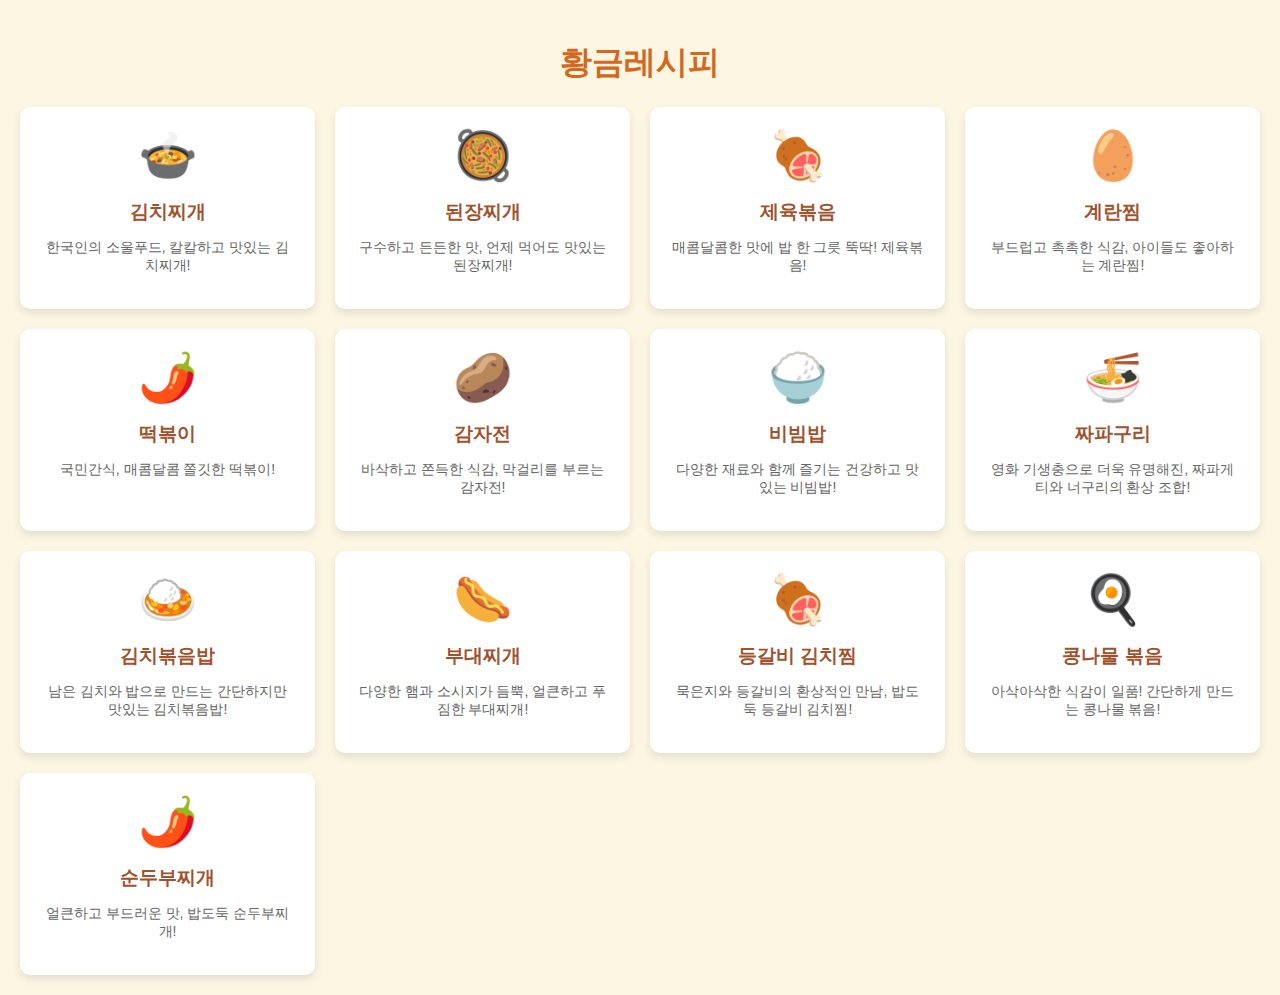
<file: index.html>
<!DOCTYPE html>
<html lang="ko">
<head>
    <meta charset="UTF-8">
    <meta name="viewport" content="width=device-width, initial-scale=1.0">
    <meta http-equiv="Content-Security-Policy" content="img-src 'self' https://source.unsplash.com;">
    <title>황금레시피</title>
    <link rel="stylesheet" href="style.css">
    <meta name="google-adsense-account" content="ca-pub-6617344477406764">
    <script async src="https://pagead2.googlesyndication.com/pagead/js/adsbygoogle.js?client=ca-pub-6617344477406764" crossorigin="anonymous"></script>
</head>
<body>
    <header>
        <h1>황금레시피</h1>
    </header>
    <main>
        <div id="recipe-list" class="recipe-grid">
            </div>
    </main>
    <script src="main.js"></script>
</body>
</html>
</file>
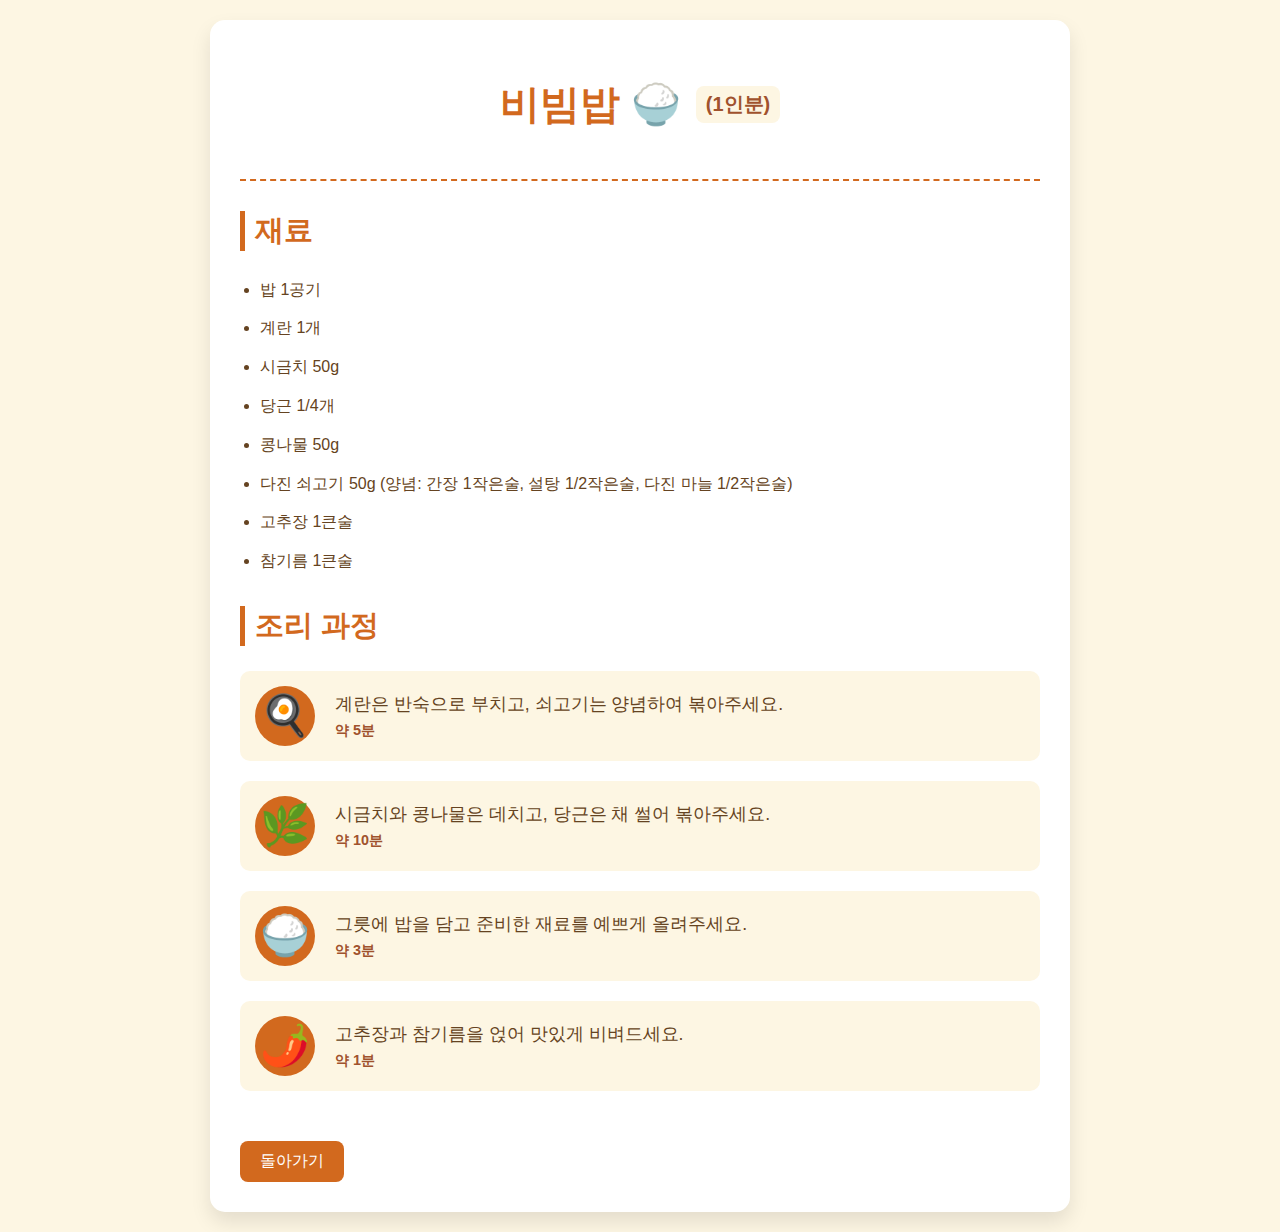
<file: bibimbap.html>
<!DOCTYPE html>
<html lang="ko">
<head>
    <meta charset="UTF-8">
    <meta name="viewport" content="width=device-width, initial-scale=1.0">
    <title>비빔밥 레시피</title>
    <link rel="stylesheet" href="recipe-detail.css">
</head>
<body>
    <div class="container">
        <header>
            <h1>비빔밥 🍚 <span class="serving-size">(1인분)</span></h1>
        </header>
        <main>
            <div class="recipe-section">
                <h2>재료</h2>
                <ul>
                    <li>밥 1공기</li>
                    <li>계란 1개</li>
                    <li>시금치 50g</li>
                    <li>당근 1/4개</li>
                    <li>콩나물 50g</li>
                    <li>다진 쇠고기 50g (양념: 간장 1작은술, 설탕 1/2작은술, 다진 마늘 1/2작은술)</li>
                    <li>고추장 1큰술</li>
                    <li>참기름 1큰술</li>
                </ul>
            </div>
            <div class="recipe-section">
                <h2>조리 과정</h2>
                <div class="recipe-steps">
                    <div class="step">
                        <div class="step-icon">🍳</div>
                        <div class="step-description">
                            <p>계란은 반숙으로 부치고, 쇠고기는 양념하여 볶아주세요.</p>
                            <span class="step-time">약 5분</span>
                        </div>
                    </div>
                    <div class="step">
                        <div class="step-icon">🌿</div>
                        <div class="step-description">
                            <p>시금치와 콩나물은 데치고, 당근은 채 썰어 볶아주세요.</p>
                            <span class="step-time">약 10분</span>
                        </div>
                    </div>
                    <div class="step">
                        <div class="step-icon">🍚</div>
                        <div class="step-description">
                            <p>그릇에 밥을 담고 준비한 재료를 예쁘게 올려주세요.</p>
                            <span class="step-time">약 3분</span>
                        </div>
                    </div>
                    <div class="step">
                        <div class="step-icon">🌶️</div>
                        <div class="step-description">
                            <p>고추장과 참기름을 얹어 맛있게 비벼드세요.</p>
                            <span class="step-time">약 1분</span>
                        </div>
                    </div>
                </div>
            </div>
            <a href="index.html" class="back-button">돌아가기</a>
        </main>
    </div>
</body>
</html>
</file>
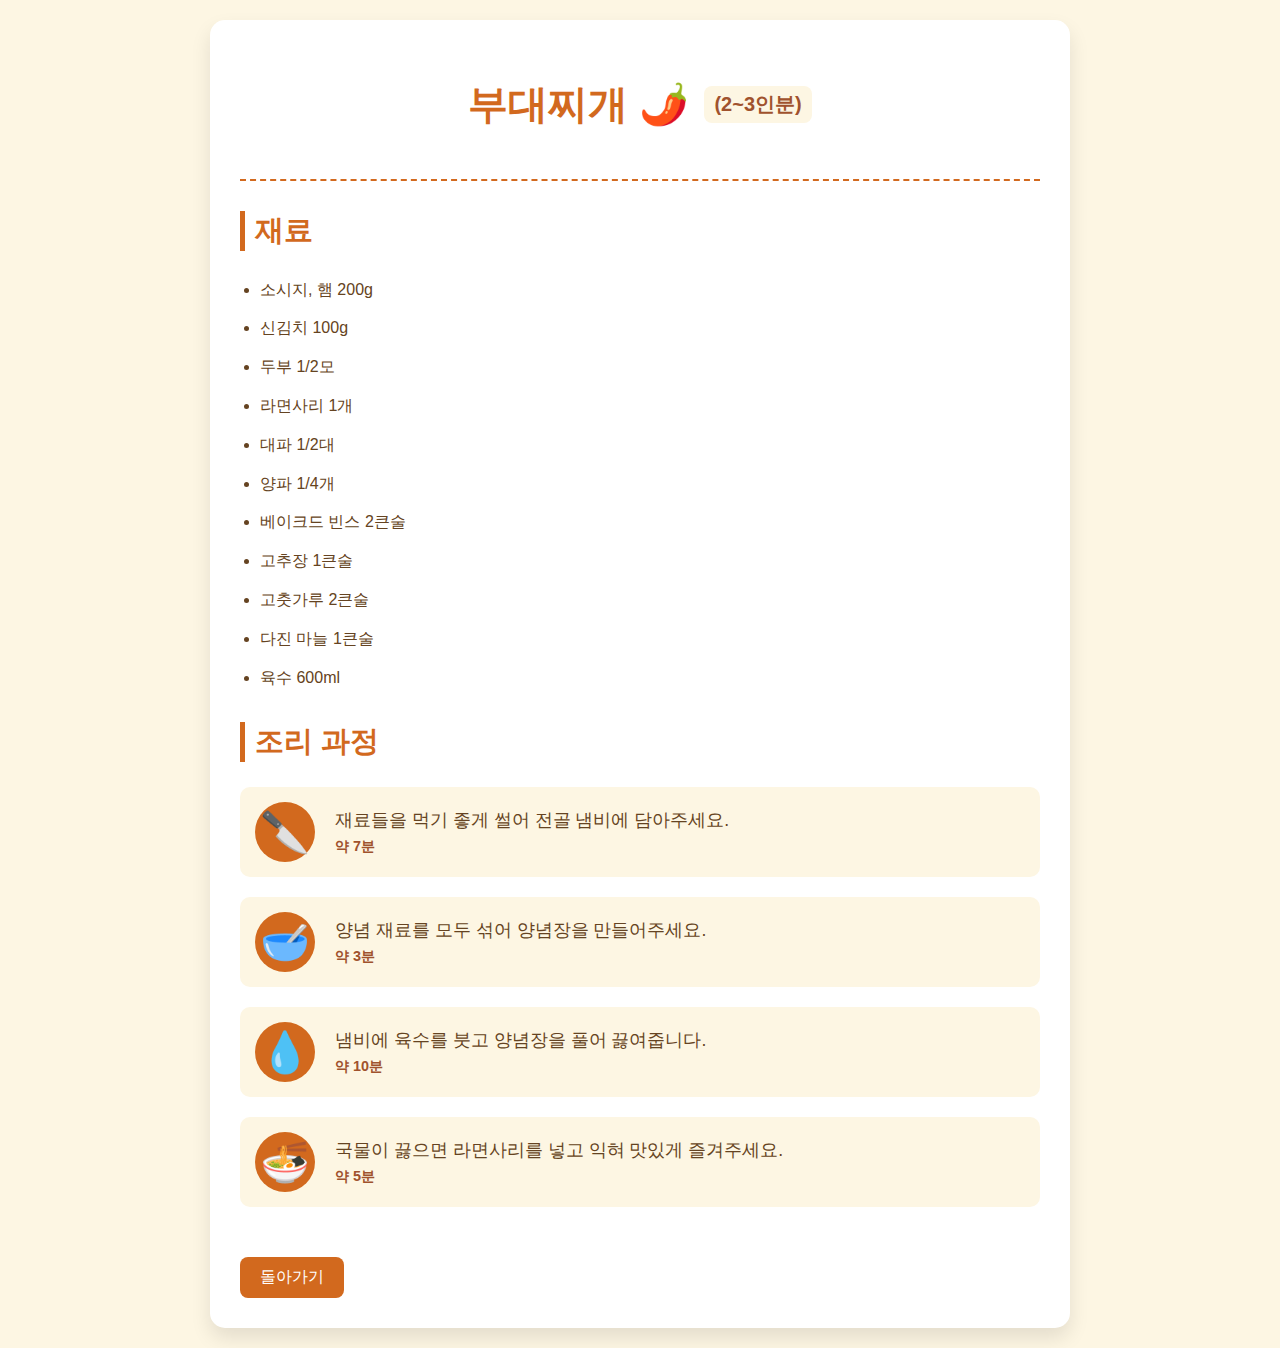
<file: budae-jjigae.html>
<!DOCTYPE html>
<html lang="ko">
<head>
    <meta charset="UTF-8">
    <meta name="viewport" content="width=device-width, initial-scale=1.0">
    <title>부대찌개 레시피</title>
    <link rel="stylesheet" href="recipe-detail.css">
    <meta name="google-adsense-account" content="ca-pub-6617344477406764">
    <script async src="https://pagead2.googlesyndication.com/pagead/js/adsbygoogle.js?client=ca-pub-6617344477406764"
     crossorigin="anonymous"></script>
</head>
<body>
    <div class="container">
        <header>
            <h1>부대찌개 🌶️ <span class="serving-size">(2~3인분)</span></h1>
        </header>
        <main>
            <div class="recipe-section">
                <h2>재료</h2>
                <ul>
                    <li>소시지, 햄 200g</li>
                    <li>신김치 100g</li>
                    <li>두부 1/2모</li>
                    <li>라면사리 1개</li>
                    <li>대파 1/2대</li>
                    <li>양파 1/4개</li>
                    <li>베이크드 빈스 2큰술</li>
                    <li>고추장 1큰술</li>
                    <li>고춧가루 2큰술</li>
                    <li>다진 마늘 1큰술</li>
                    <li>육수 600ml</li>
                </ul>
            </div>
            <div class="recipe-section">
                <h2>조리 과정</h2>
                <div class="recipe-steps">
                    <div class="step">
                        <div class="step-icon">🔪</div>
                        <div class="step-description">
                            <p>재료들을 먹기 좋게 썰어 전골 냄비에 담아주세요.</p>
                            <span class="step-time">약 7분</span>
                        </div>
                    </div>
                    <div class="step">
                        <div class="step-icon">🥣</div>
                        <div class="step-description">
                            <p>양념 재료를 모두 섞어 양념장을 만들어주세요.</p>
                            <span class="step-time">약 3분</span>
                        </div>
                    </div>
                    <div class="step">
                        <div class="step-icon">💧</div>
                        <div class="step-description">
                            <p>냄비에 육수를 붓고 양념장을 풀어 끓여줍니다.</p>
                            <span class="step-time">약 10분</span>
                        </div>
                    </div>
                    <div class="step">
                        <div class="step-icon">🍜</div>
                        <div class="step-description">
                            <p>국물이 끓으면 라면사리를 넣고 익혀 맛있게 즐겨주세요.</p>
                            <span class="step-time">약 5분</span>
                        </div>
                    </div>
                </div>
            </div>
            <a href="index.html" class="back-button">돌아가기</a>
        </main>
    </div>
</body>
</html>
</file>
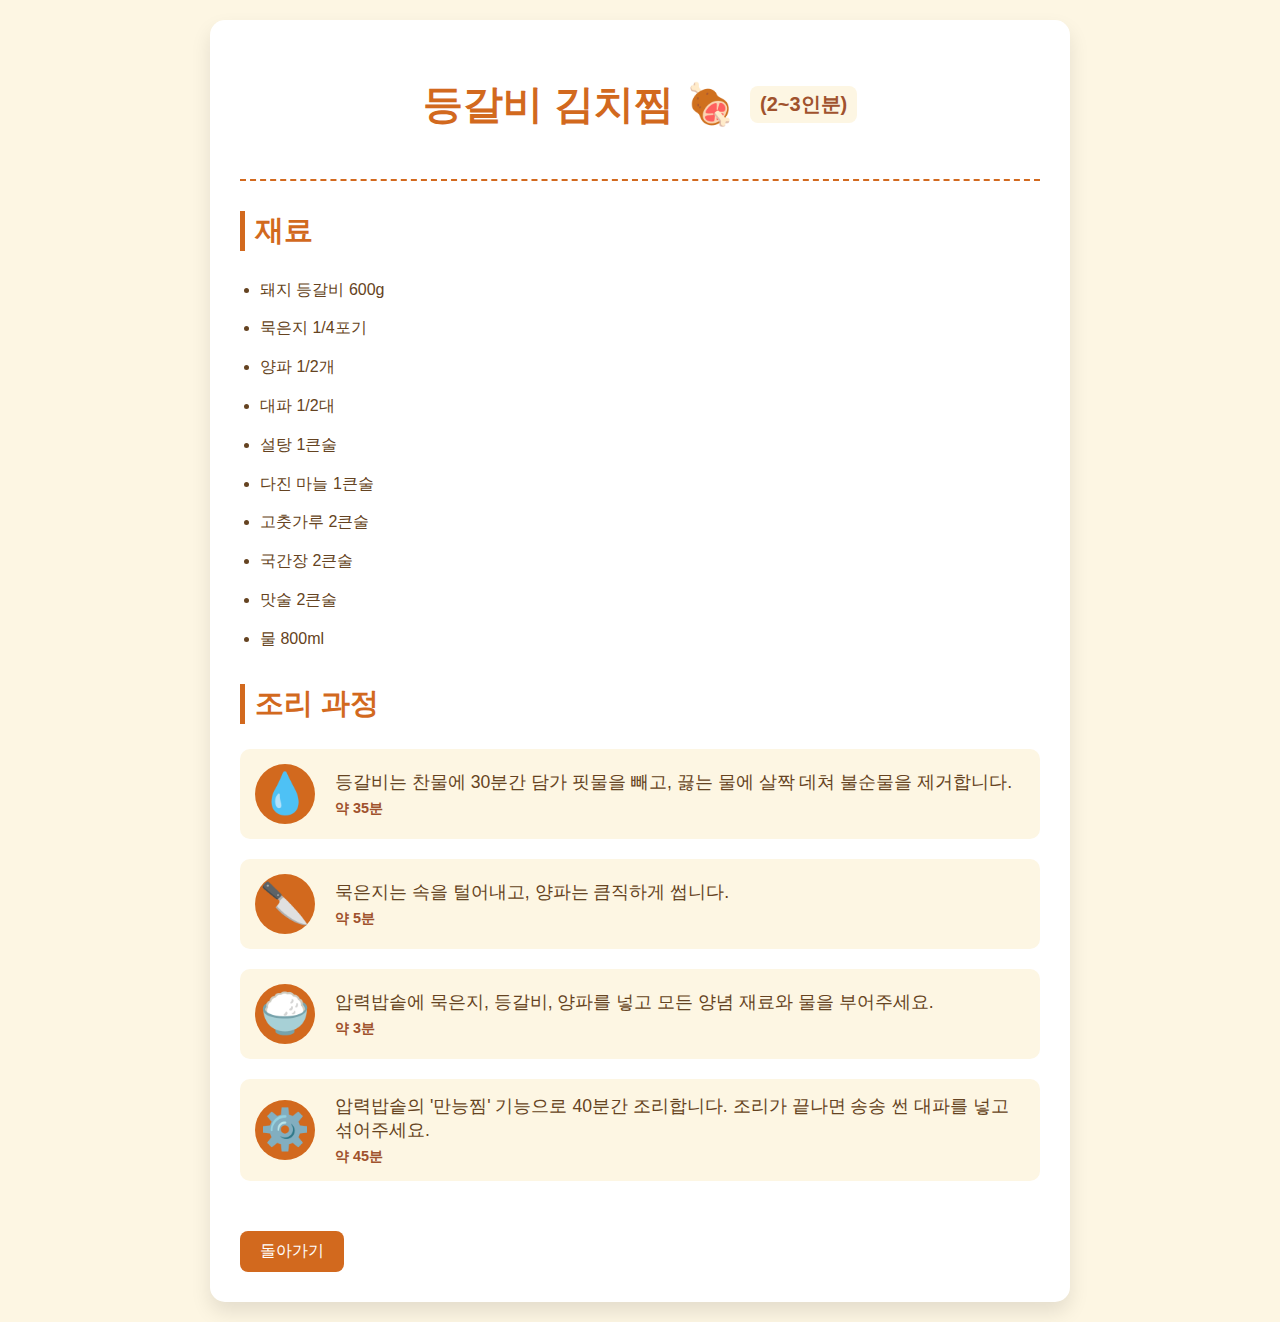
<file: deunggalbi-kimchi-jjim.html>
<!DOCTYPE html>
<html lang="ko">
<head>
    <meta charset="UTF-8">
    <meta name="viewport" content="width=device-width, initial-scale=1.0">
    <title>등갈비 김치찜 레시피</title>
    <link rel="stylesheet" href="recipe-detail.css">
    <meta name="google-adsense-account" content="ca-pub-6617344477406764">
    <script async src="https://pagead2.googlesyndication.com/pagead/js/adsbygoogle.js?client=ca-pub-6617344477406764"
     crossorigin="anonymous"></script>
</head>
<body>
    <div class="container">
        <header>
            <h1>등갈비 김치찜 🍖 <span class="serving-size">(2~3인분)</span></h1>
        </header>
        <main>
            <div class="recipe-section">
                <h2>재료</h2>
                <ul>
                    <li>돼지 등갈비 600g</li>
                    <li>묵은지 1/4포기</li>
                    <li>양파 1/2개</li>
                    <li>대파 1/2대</li>
                    <li>설탕 1큰술</li>
                    <li>다진 마늘 1큰술</li>
                    <li>고춧가루 2큰술</li>
                    <li>국간장 2큰술</li>
                    <li>맛술 2큰술</li>
                    <li>물 800ml</li>
                </ul>
            </div>
            <div class="recipe-section">
                <h2>조리 과정</h2>
                <div class="recipe-steps">
                    <div class="step">
                        <div class="step-icon">💧</div>
                        <div class="step-description">
                            <p>등갈비는 찬물에 30분간 담가 핏물을 빼고, 끓는 물에 살짝 데쳐 불순물을 제거합니다.</p>
                            <span class="step-time">약 35분</span>
                        </div>
                    </div>
                    <div class="step">
                        <div class="step-icon">🔪</div>
                        <div class="step-description">
                            <p>묵은지는 속을 털어내고, 양파는 큼직하게 썹니다.</p>
                            <span class="step-time">약 5분</span>
                        </div>
                    </div>
                    <div class="step">
                        <div class="step-icon">🍚</div>
                        <div class="step-description">
                            <p>압력밥솥에 묵은지, 등갈비, 양파를 넣고 모든 양념 재료와 물을 부어주세요.</p>
                            <span class="step-time">약 3분</span>
                        </div>
                    </div>
                    <div class="step">
                        <div class="step-icon">⚙️</div>
                        <div class="step-description">
                            <p>압력밥솥의 '만능찜' 기능으로 40분간 조리합니다. 조리가 끝나면 송송 썬 대파를 넣고 섞어주세요.</p>
                            <span class="step-time">약 45분</span>
                        </div>
                    </div>
                </div>
            </div>
            <a href="index.html" class="back-button">돌아가기</a>
        </main>
    </div>
</body>
</html>
</file>
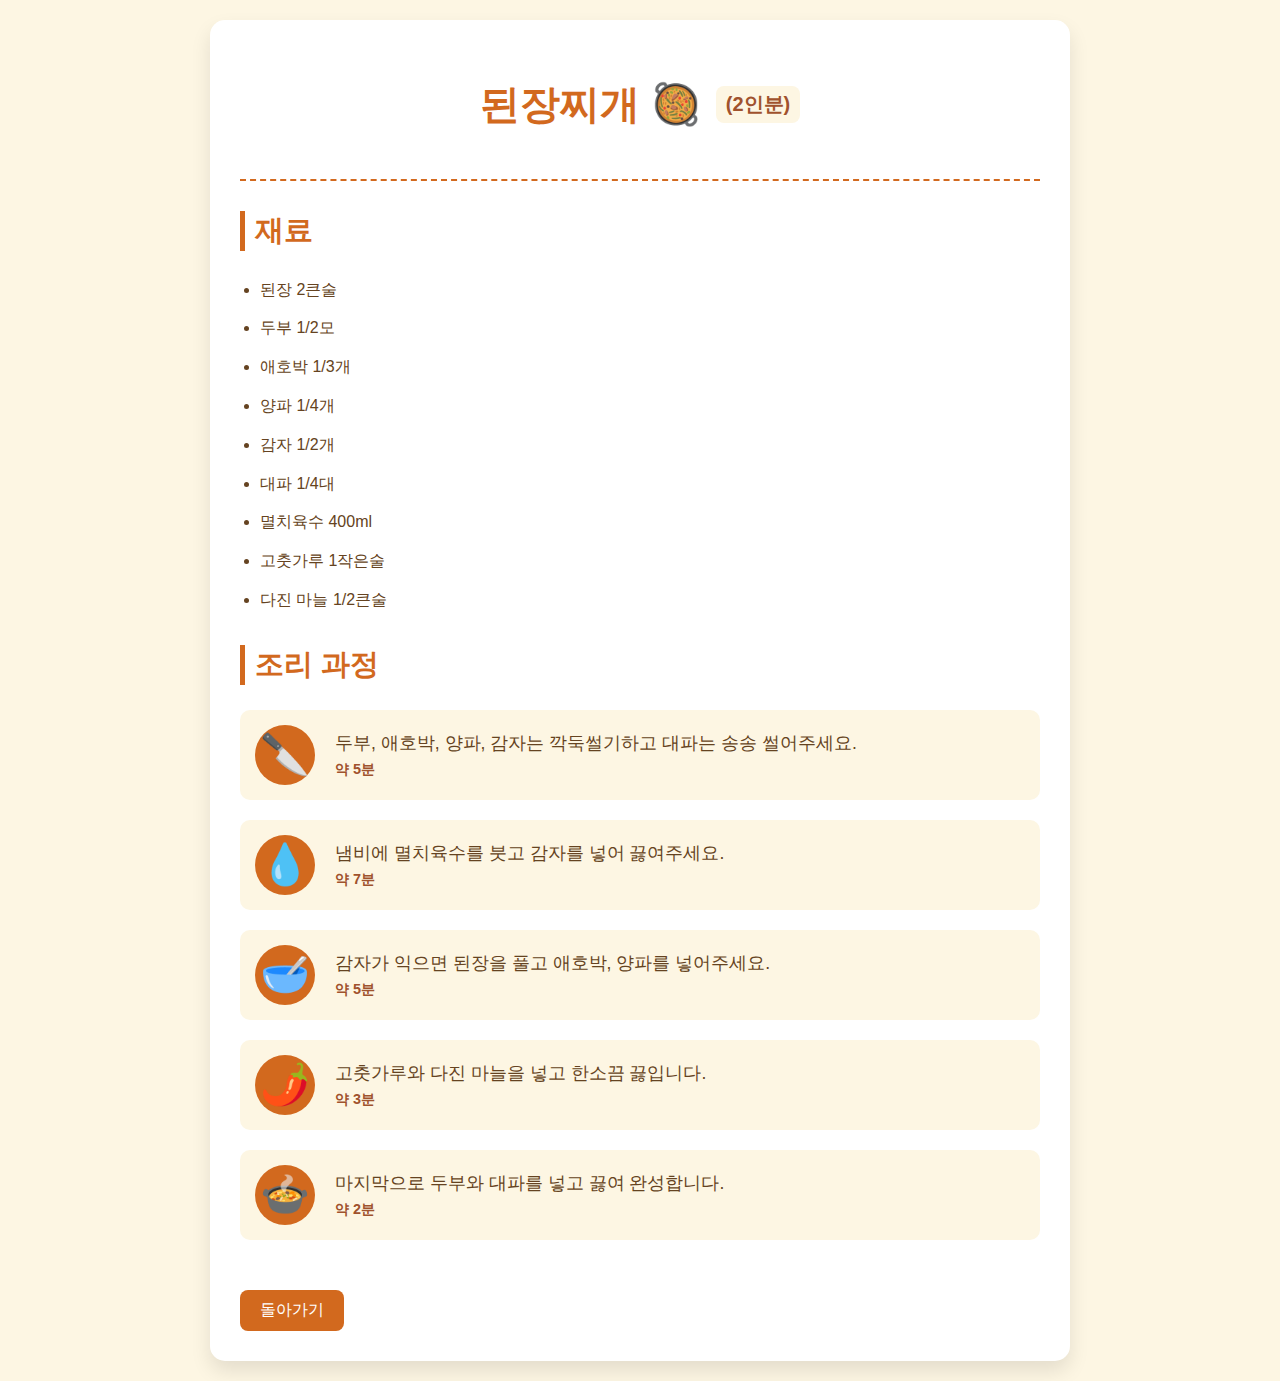
<file: doenjang-jjigae.html>
<!DOCTYPE html>
<html lang="ko">
<head>
    <meta charset="UTF-8">
    <meta name="viewport" content="width=device-width, initial-scale=1.0">
    <title>된장찌개 레시피</title>
    <link rel="stylesheet" href="recipe-detail.css">
    <meta name="google-adsense-account" content="ca-pub-6617344477406764">
    <script async src="https://pagead2.googlesyndication.com/pagead/js/adsbygoogle.js?client=ca-pub-6617344477406764"
     crossorigin="anonymous"></script>
</head>
<body>
    <div class="container">
        <header>
            <h1>된장찌개 🥘 <span class="serving-size">(2인분)</span></h1>
        </header>
        <main>
            <div class="recipe-section">
                <h2>재료</h2>
                <ul>
                    <li>된장 2큰술</li>
                    <li>두부 1/2모</li>
                    <li>애호박 1/3개</li>
                    <li>양파 1/4개</li>
                    <li>감자 1/2개</li>
                    <li>대파 1/4대</li>
                    <li>멸치육수 400ml</li>
                    <li>고춧가루 1작은술</li>
                    <li>다진 마늘 1/2큰술</li>
                </ul>
            </div>
            <div class="recipe-section">
                <h2>조리 과정</h2>
                <div class="recipe-steps">
                    <div class="step">
                        <div class="step-icon">🔪</div>
                        <div class="step-description">
                            <p>두부, 애호박, 양파, 감자는 깍둑썰기하고 대파는 송송 썰어주세요.</p>
                            <span class="step-time">약 5분</span>
                        </div>
                    </div>
                    <div class="step">
                        <div class="step-icon">💧</div>
                        <div class="step-description">
                            <p>냄비에 멸치육수를 붓고 감자를 넣어 끓여주세요.</p>
                            <span class="step-time">약 7분</span>
                        </div>
                    </div>
                    <div class="step">
                        <div class="step-icon">🥣</div>
                        <div class="step-description">
                            <p>감자가 익으면 된장을 풀고 애호박, 양파를 넣어주세요.</p>
                            <span class="step-time">약 5분</span>
                        </div>
                    </div>
                    <div class="step">
                        <div class="step-icon">🌶️</div>
                        <div class="step-description">
                            <p>고춧가루와 다진 마늘을 넣고 한소끔 끓입니다.</p>
                            <span class="step-time">약 3분</span>
                        </div>
                    </div>
                    <div class="step">
                        <div class="step-icon">🍲</div>
                        <div class="step-description">
                            <p>마지막으로 두부와 대파를 넣고 끓여 완성합니다.</p>
                            <span class="step-time">약 2분</span>
                        </div>
                    </div>
                </div>
            </div>
            <a href="index.html" class="back-button">돌아가기</a>
        </main>
    </div>
</body>
</html>
</file>
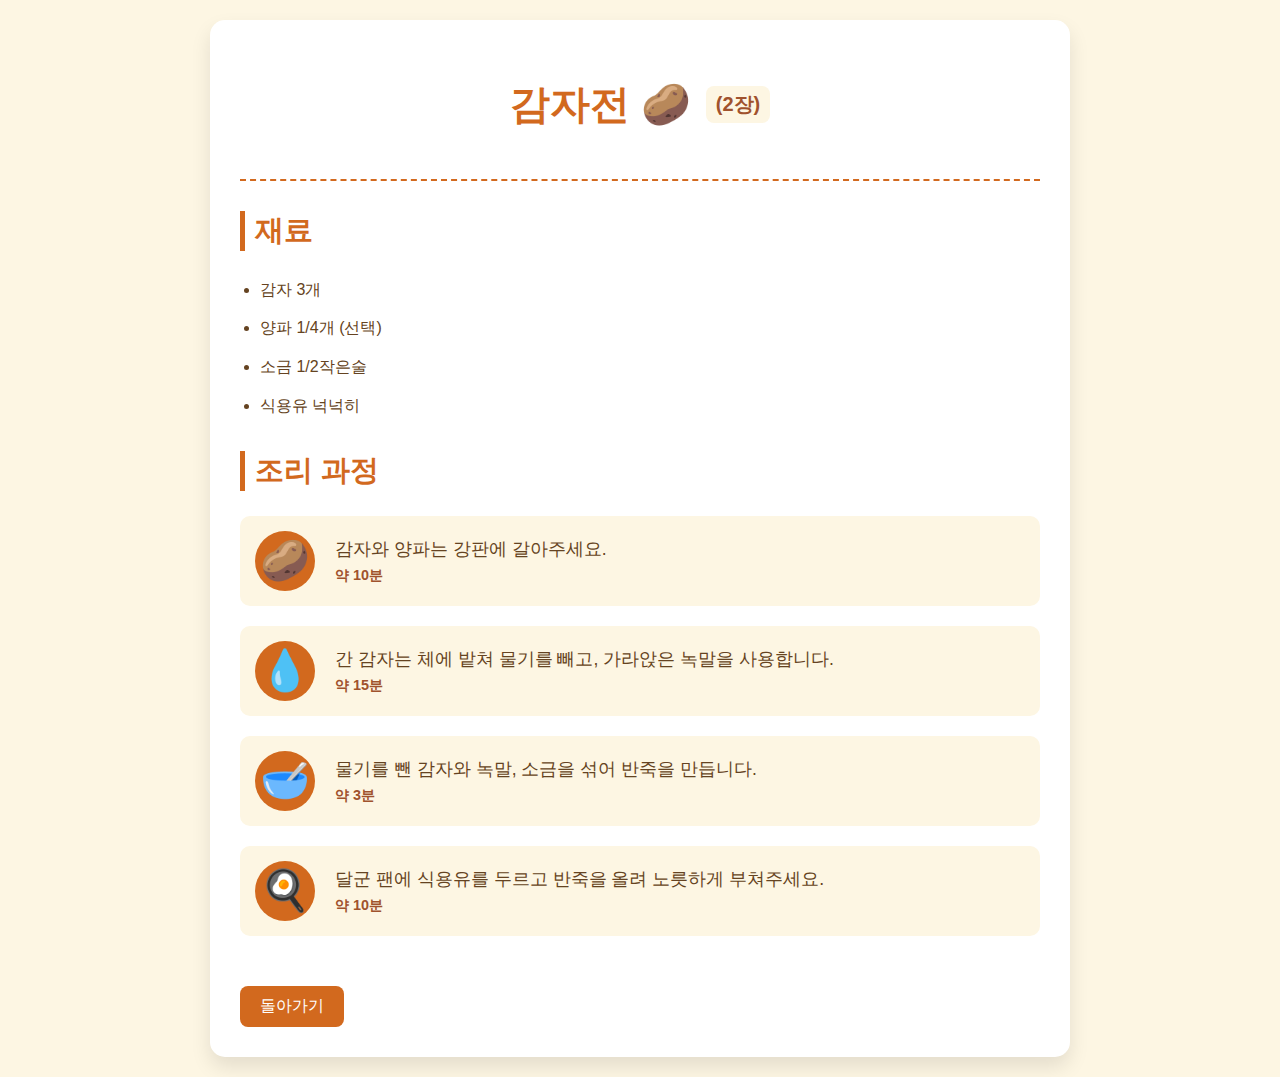
<file: gamja-jeon.html>
<!DOCTYPE html>
<html lang="ko">
<head>
    <meta charset="UTF-8">
    <meta name="viewport" content="width=device-width, initial-scale=1.0">
    <title>감자전 레시피</title>
    <link rel="stylesheet" href="recipe-detail.css">
    <meta name="google-adsense-account" content="ca-pub-6617344477406764">
    <script async src="https://pagead2.googlesyndication.com/pagead/js/adsbygoogle.js?client=ca-pub-6617344477406764"
     crossorigin="anonymous"></script>
</head>
<body>
    <div class="container">
        <header>
            <h1>감자전 🥔 <span class="serving-size">(2장)</span></h1>
        </header>
        <main>
            <div class="recipe-section">
                <h2>재료</h2>
                <ul>
                    <li>감자 3개</li>
                    <li>양파 1/4개 (선택)</li>
                    <li>소금 1/2작은술</li>
                    <li>식용유 넉넉히</li>
                </ul>
            </div>
            <div class="recipe-section">
                <h2>조리 과정</h2>
                <div class="recipe-steps">
                    <div class="step">
                        <div class="step-icon">🥔</div>
                        <div class="step-description">
                            <p>감자와 양파는 강판에 갈아주세요.</p>
                            <span class="step-time">약 10분</span>
                        </div>
                    </div>
                    <div class="step">
                        <div class="step-icon">💧</div>
                        <div class="step-description">
                            <p>간 감자는 체에 밭쳐 물기를 빼고, 가라앉은 녹말을 사용합니다.</p>
                            <span class="step-time">약 15분</span>
                        </div>
                    </div>
                    <div class="step">
                        <div class="step-icon">🥣</div>
                        <div class="step-description">
                            <p>물기를 뺀 감자와 녹말, 소금을 섞어 반죽을 만듭니다.</p>
                            <span class="step-time">약 3분</span>
                        </div>
                    </div>
                    <div class="step">
                        <div class="step-icon">🍳</div>
                        <div class="step-description">
                            <p>달군 팬에 식용유를 두르고 반죽을 올려 노릇하게 부쳐주세요.</p>
                            <span class="step-time">약 10분</span>
                        </div>
                    </div>
                </div>
            </div>
            <a href="index.html" class="back-button">돌아가기</a>
        </main>
    </div>
</body>
</html>
</file>
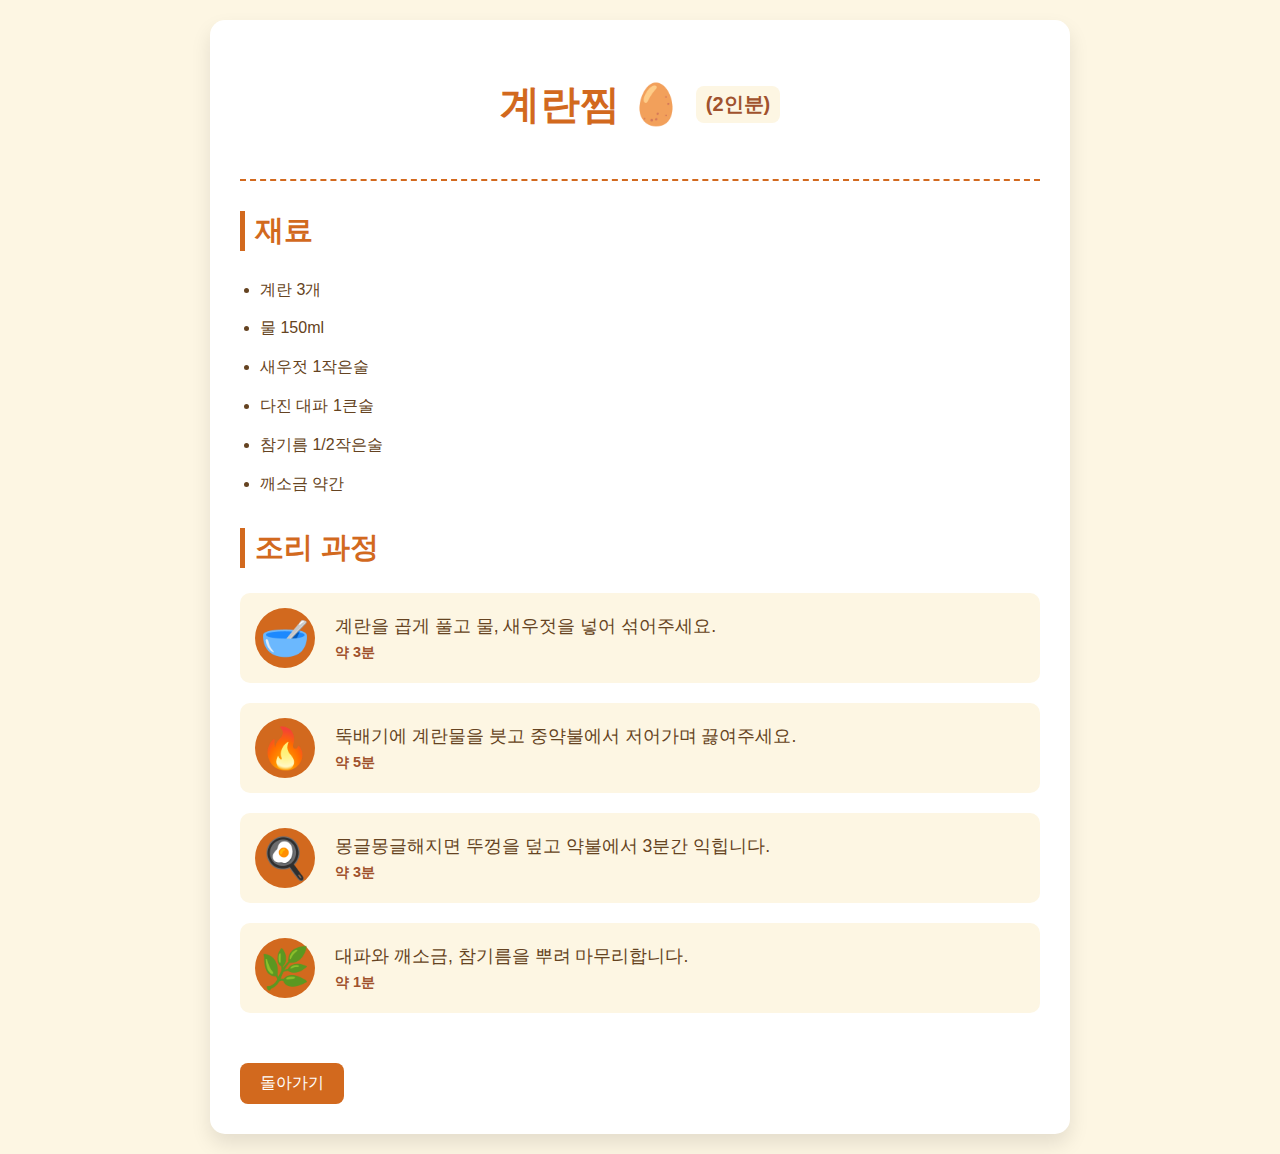
<file: gyeran-jjim.html>
<!DOCTYPE html>
<html lang="ko">
<head>
    <meta charset="UTF-8">
    <meta name="viewport" content="width=device-width, initial-scale=1.0">
    <title>계란찜 레시피</title>
    <link rel="stylesheet" href="recipe-detail.css">
    <meta name="google-adsense-account" content="ca-pub-6617344477406764">
    <script async src="https://pagead2.googlesyndication.com/pagead/js/adsbygoogle.js?client=ca-pub-6617344477406764"
     crossorigin="anonymous"></script>
</head>
<body>
    <div class="container">
        <header>
            <h1>계란찜 🥚 <span class="serving-size">(2인분)</span></h1>
        </header>
        <main>
            <div class="recipe-section">
                <h2>재료</h2>
                <ul>
                    <li>계란 3개</li>
                    <li>물 150ml</li>
                    <li>새우젓 1작은술</li>
                    <li>다진 대파 1큰술</li>
                    <li>참기름 1/2작은술</li>
                    <li>깨소금 약간</li>
                </ul>
            </div>
            <div class="recipe-section">
                <h2>조리 과정</h2>
                <div class="recipe-steps">
                    <div class="step">
                        <div class="step-icon">🥣</div>
                        <div class="step-description">
                            <p>계란을 곱게 풀고 물, 새우젓을 넣어 섞어주세요.</p>
                            <span class="step-time">약 3분</span>
                        </div>
                    </div>
                    <div class="step">
                        <div class="step-icon">🔥</div>
                        <div class="step-description">
                            <p>뚝배기에 계란물을 붓고 중약불에서 저어가며 끓여주세요.</p>
                            <span class="step-time">약 5분</span>
                        </div>
                    </div>
                    <div class="step">
                        <div class="step-icon">🍳</div>
                        <div class="step-description">
                            <p>몽글몽글해지면 뚜껑을 덮고 약불에서 3분간 익힙니다.</p>
                            <span class="step-time">약 3분</span>
                        </div>
                    </div>
                    <div class="step">
                        <div class="step-icon">🌿</div>
                        <div class="step-description">
                            <p>대파와 깨소금, 참기름을 뿌려 마무리합니다.</p>
                            <span class="step-time">약 1분</span>
                        </div>
                    </div>
                </div>
            </div>
            <a href="index.html" class="back-button">돌아가기</a>
        </main>
    </div>
</body>
</html>
</file>
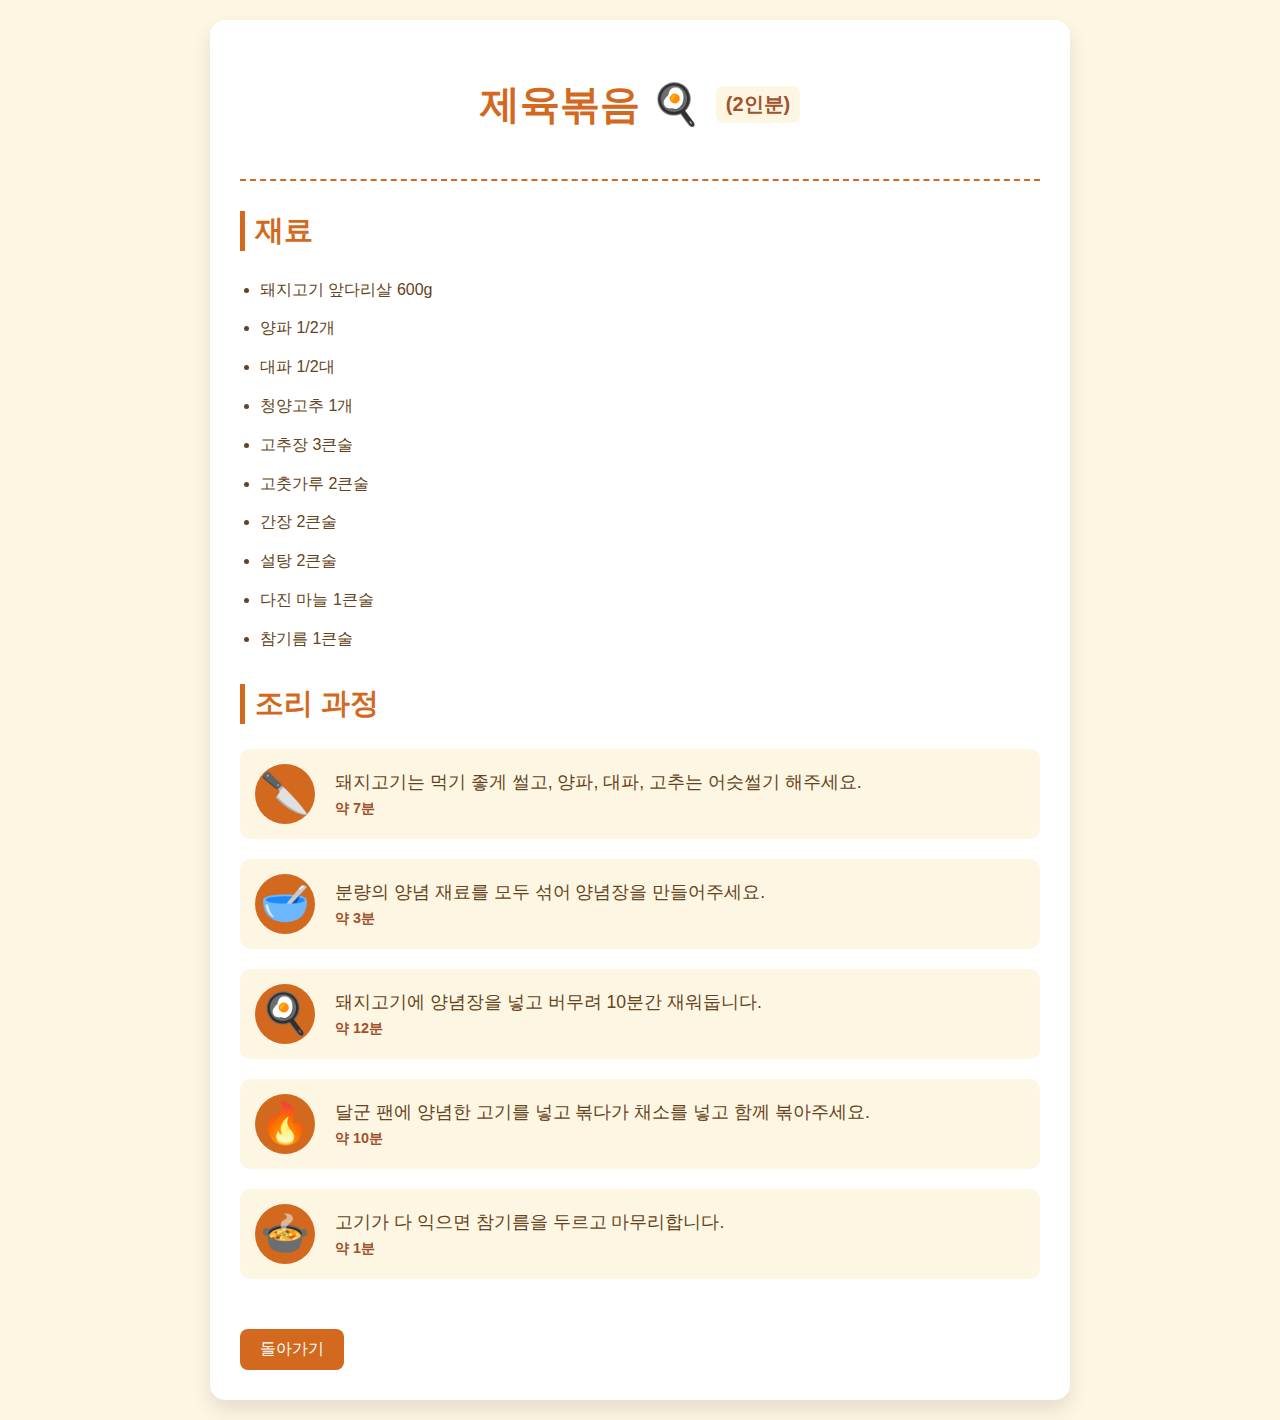
<file: jeyuk-bokkeum.html>
<!DOCTYPE html>
<html lang="ko">
<head>
    <meta charset="UTF-8">
    <meta name="viewport" content="width=device-width, initial-scale=1.0">
    <title>제육볶음 레시피</title>
    <link rel="stylesheet" href="recipe-detail.css">
    <meta name="google-adsense-account" content="ca-pub-6617344477406764">
    <script async src="https://pagead2.googlesyndication.com/pagead/js/adsbygoogle.js?client=ca-pub-6617344477406764"
     crossorigin="anonymous"></script>
</head>
<body>
    <div class="container">
        <header>
            <h1>제육볶음 🍳 <span class="serving-size">(2인분)</span></h1>
        </header>
        <main>
            <div class="recipe-section">
                <h2>재료</h2>
                <ul>
                    <li>돼지고기 앞다리살 600g</li>
                    <li>양파 1/2개</li>
                    <li>대파 1/2대</li>
                    <li>청양고추 1개</li>
                    <li>고추장 3큰술</li>
                    <li>고춧가루 2큰술</li>
                    <li>간장 2큰술</li>
                    <li>설탕 2큰술</li>
                    <li>다진 마늘 1큰술</li>
                    <li>참기름 1큰술</li>
                </ul>
            </div>
            <div class="recipe-section">
                <h2>조리 과정</h2>
                <div class="recipe-steps">
                    <div class="step">
                        <div class="step-icon">🔪</div>
                        <div class="step-description">
                            <p>돼지고기는 먹기 좋게 썰고, 양파, 대파, 고추는 어슷썰기 해주세요.</p>
                            <span class="step-time">약 7분</span>
                        </div>
                    </div>
                    <div class="step">
                        <div class="step-icon">🥣</div>
                        <div class="step-description">
                            <p>분량의 양념 재료를 모두 섞어 양념장을 만들어주세요.</p>
                            <span class="step-time">약 3분</span>
                        </div>
                    </div>
                    <div class="step">
                        <div class="step-icon">🍳</div>
                        <div class="step-description">
                            <p>돼지고기에 양념장을 넣고 버무려 10분간 재워둡니다.</p>
                            <span class="step-time">약 12분</span>
                        </div>
                    </div>
                    <div class="step">
                        <div class="step-icon">🔥</div>
                        <div class="step-description">
                            <p>달군 팬에 양념한 고기를 넣고 볶다가 채소를 넣고 함께 볶아주세요.</p>
                            <span class="step-time">약 10분</span>
                        </div>
                    </div>
                    <div class="step">
                        <div class="step-icon">🍲</div>
                        <div class="step-description">
                            <p>고기가 다 익으면 참기름을 두르고 마무리합니다.</p>
                            <span class="step-time">약 1분</span>
                        </div>
                    </div>
                </div>
            </div>
            <a href="index.html" class="back-button">돌아가기</a>
        </main>
    </div>
</body>
</html>
</file>
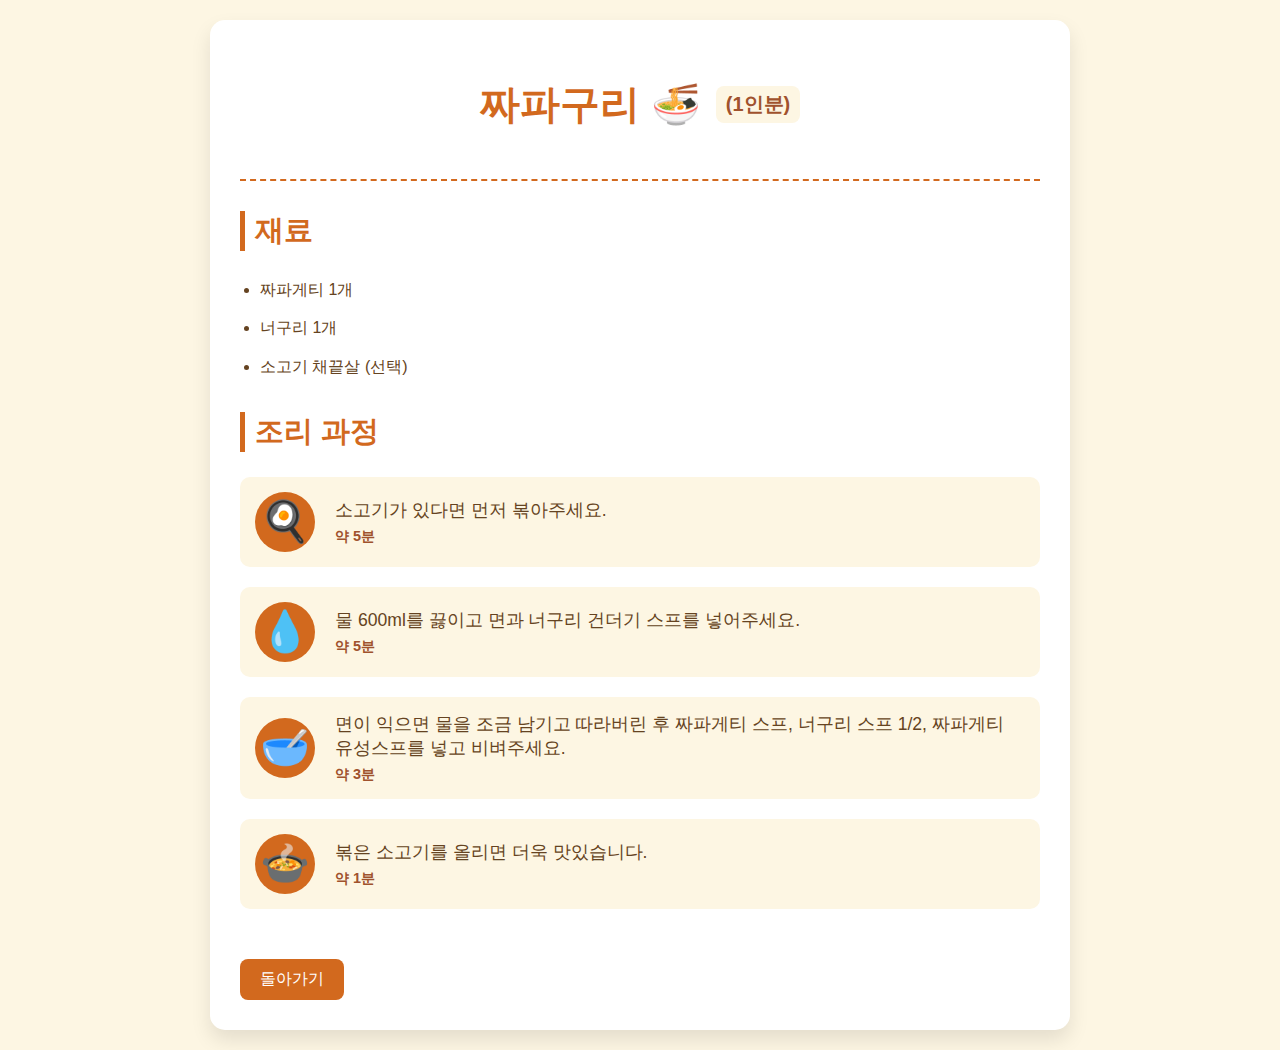
<file: jjapaguri.html>
<!DOCTYPE html>
<html lang="ko">
<head>
    <meta charset="UTF-8">
    <meta name="viewport" content="width=device-width, initial-scale=1.0">
    <title>짜파구리 레시피</title>
    <link rel="stylesheet" href="recipe-detail.css">
    <meta name="google-adsense-account" content="ca-pub-6617344477406764">
    <script async src="https://pagead2.googlesyndication.com/pagead/js/adsbygoogle.js?client=ca-pub-6617344477406764"
     crossorigin="anonymous"></script>
</head>
<body>
    <div class="container">
        <header>
            <h1>짜파구리 🍜 <span class="serving-size">(1인분)</span></h1>
        </header>
        <main>
            <div class="recipe-section">
                <h2>재료</h2>
                <ul>
                    <li>짜파게티 1개</li>
                    <li>너구리 1개</li>
                    <li>소고기 채끝살 (선택)</li>
                </ul>
            </div>
            <div class="recipe-section">
                <h2>조리 과정</h2>
                <div class="recipe-steps">
                    <div class="step">
                        <div class="step-icon">🍳</div>
                        <div class="step-description">
                            <p>소고기가 있다면 먼저 볶아주세요.</p>
                            <span class="step-time">약 5분</span>
                        </div>
                    </div>
                    <div class="step">
                        <div class="step-icon">💧</div>
                        <div class="step-description">
                            <p>물 600ml를 끓이고 면과 너구리 건더기 스프를 넣어주세요.</p>
                            <span class="step-time">약 5분</span>
                        </div>
                    </div>
                    <div class="step">
                        <div class="step-icon">🥣</div>
                        <div class="step-description">
                            <p>면이 익으면 물을 조금 남기고 따라버린 후 짜파게티 스프, 너구리 스프 1/2, 짜파게티 유성스프를 넣고 비벼주세요.</p>
                            <span class="step-time">약 3분</span>
                        </div>
                    </div>
                    <div class="step">
                        <div class="step-icon">🍲</div>
                        <div class="step-description">
                            <p>볶은 소고기를 올리면 더욱 맛있습니다.</p>
                            <span class="step-time">약 1분</span>
                        </div>
                    </div>
                </div>
            </div>
            <a href="index.html" class="back-button">돌아가기</a>
        </main>
    </div>
</body>
</html>
</file>
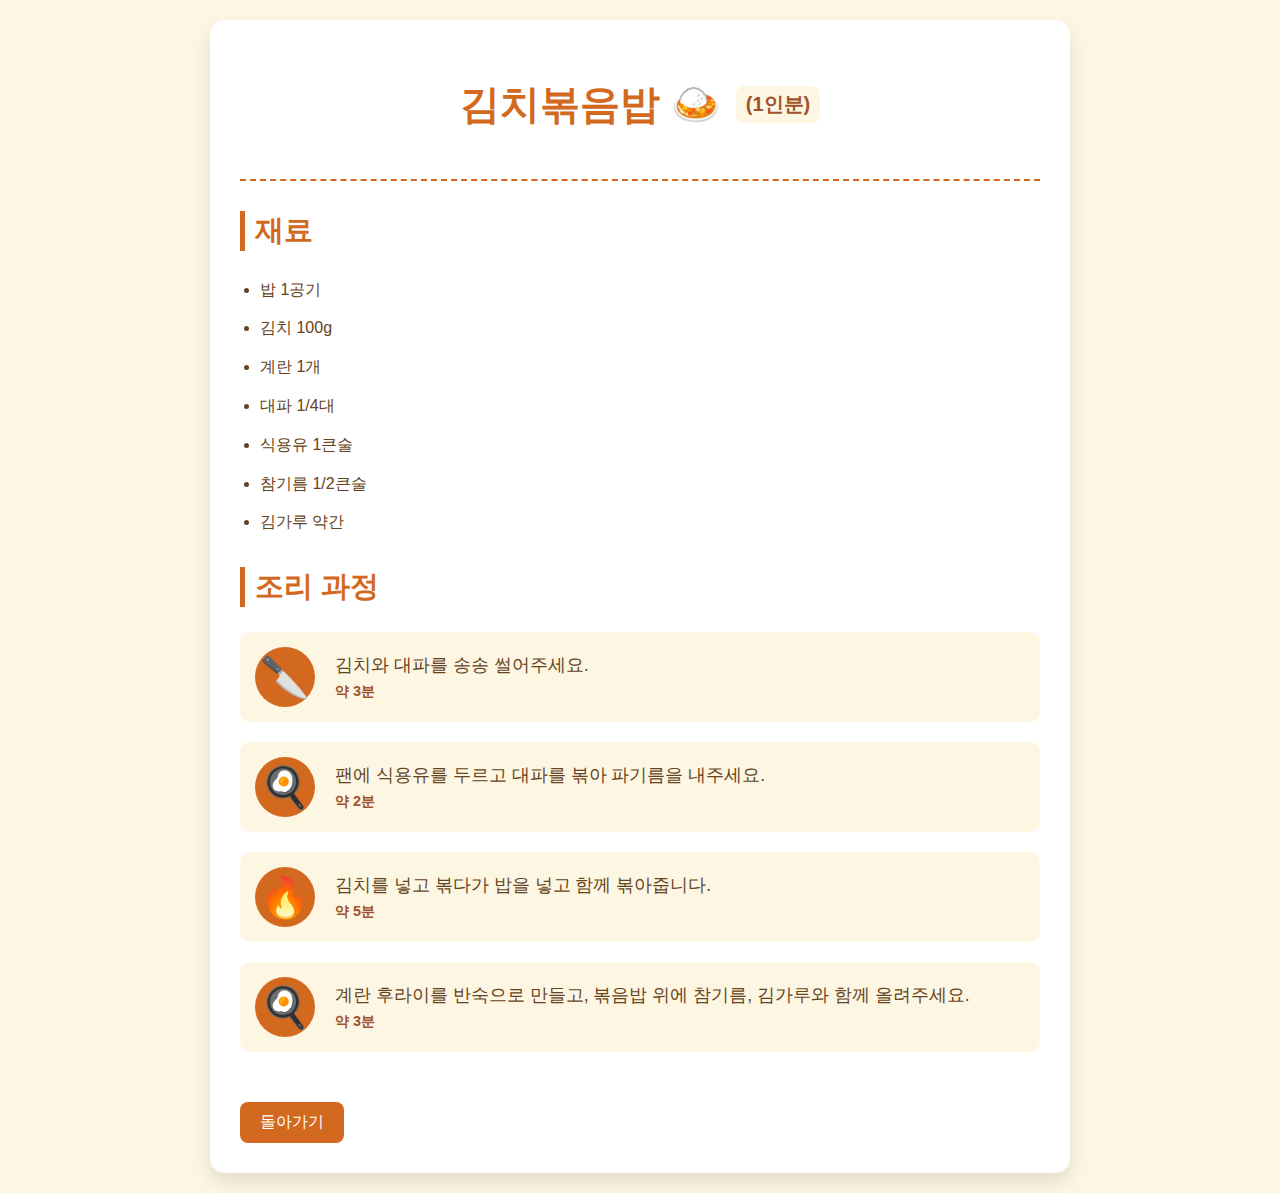
<file: kimchi-bokkeumbap.html>
<!DOCTYPE html>
<html lang="ko">
<head>
    <meta charset="UTF-8">
    <meta name="viewport" content="width=device-width, initial-scale=1.0">
    <title>김치볶음밥 레시피</title>
    <link rel="stylesheet" href="recipe-detail.css">
    <meta name="google-adsense-account" content="ca-pub-6617344477406764">
    <script async src="https://pagead2.googlesyndication.com/pagead/js/adsbygoogle.js?client=ca-pub-6617344477406764"
     crossorigin="anonymous"></script>
</head>
<body>
    <div class="container">
        <header>
            <h1>김치볶음밥 🍛 <span class="serving-size">(1인분)</span></h1>
        </header>
        <main>
            <div class="recipe-section">
                <h2>재료</h2>
                <ul>
                    <li>밥 1공기</li>
                    <li>김치 100g</li>
                    <li>계란 1개</li>
                    <li>대파 1/4대</li>
                    <li>식용유 1큰술</li>
                    <li>참기름 1/2큰술</li>
                    <li>김가루 약간</li>
                </ul>
            </div>
            <div class="recipe-section">
                <h2>조리 과정</h2>
                <div class="recipe-steps">
                    <div class="step">
                        <div class="step-icon">🔪</div>
                        <div class="step-description">
                            <p>김치와 대파를 송송 썰어주세요.</p>
                            <span class="step-time">약 3분</span>
                        </div>
                    </div>
                    <div class="step">
                        <div class="step-icon">🍳</div>
                        <div class="step-description">
                            <p>팬에 식용유를 두르고 대파를 볶아 파기름을 내주세요.</p>
                            <span class="step-time">약 2분</span>
                        </div>
                    </div>
                    <div class="step">
                        <div class="step-icon">🔥</div>
                        <div class="step-description">
                            <p>김치를 넣고 볶다가 밥을 넣고 함께 볶아줍니다.</p>
                            <span class="step-time">약 5분</span>
                        </div>
                    </div>
                    <div class="step">
                        <div class="step-icon">🍳</div>
                        <div class="step-description">
                            <p>계란 후라이를 반숙으로 만들고, 볶음밥 위에 참기름, 김가루와 함께 올려주세요.</p>
                            <span class="step-time">약 3분</span>
                        </div>
                    </div>
                </div>
            </div>
            <a href="index.html" class="back-button">돌아가기</a>
        </main>
    </div>
</body>
</html>
</file>
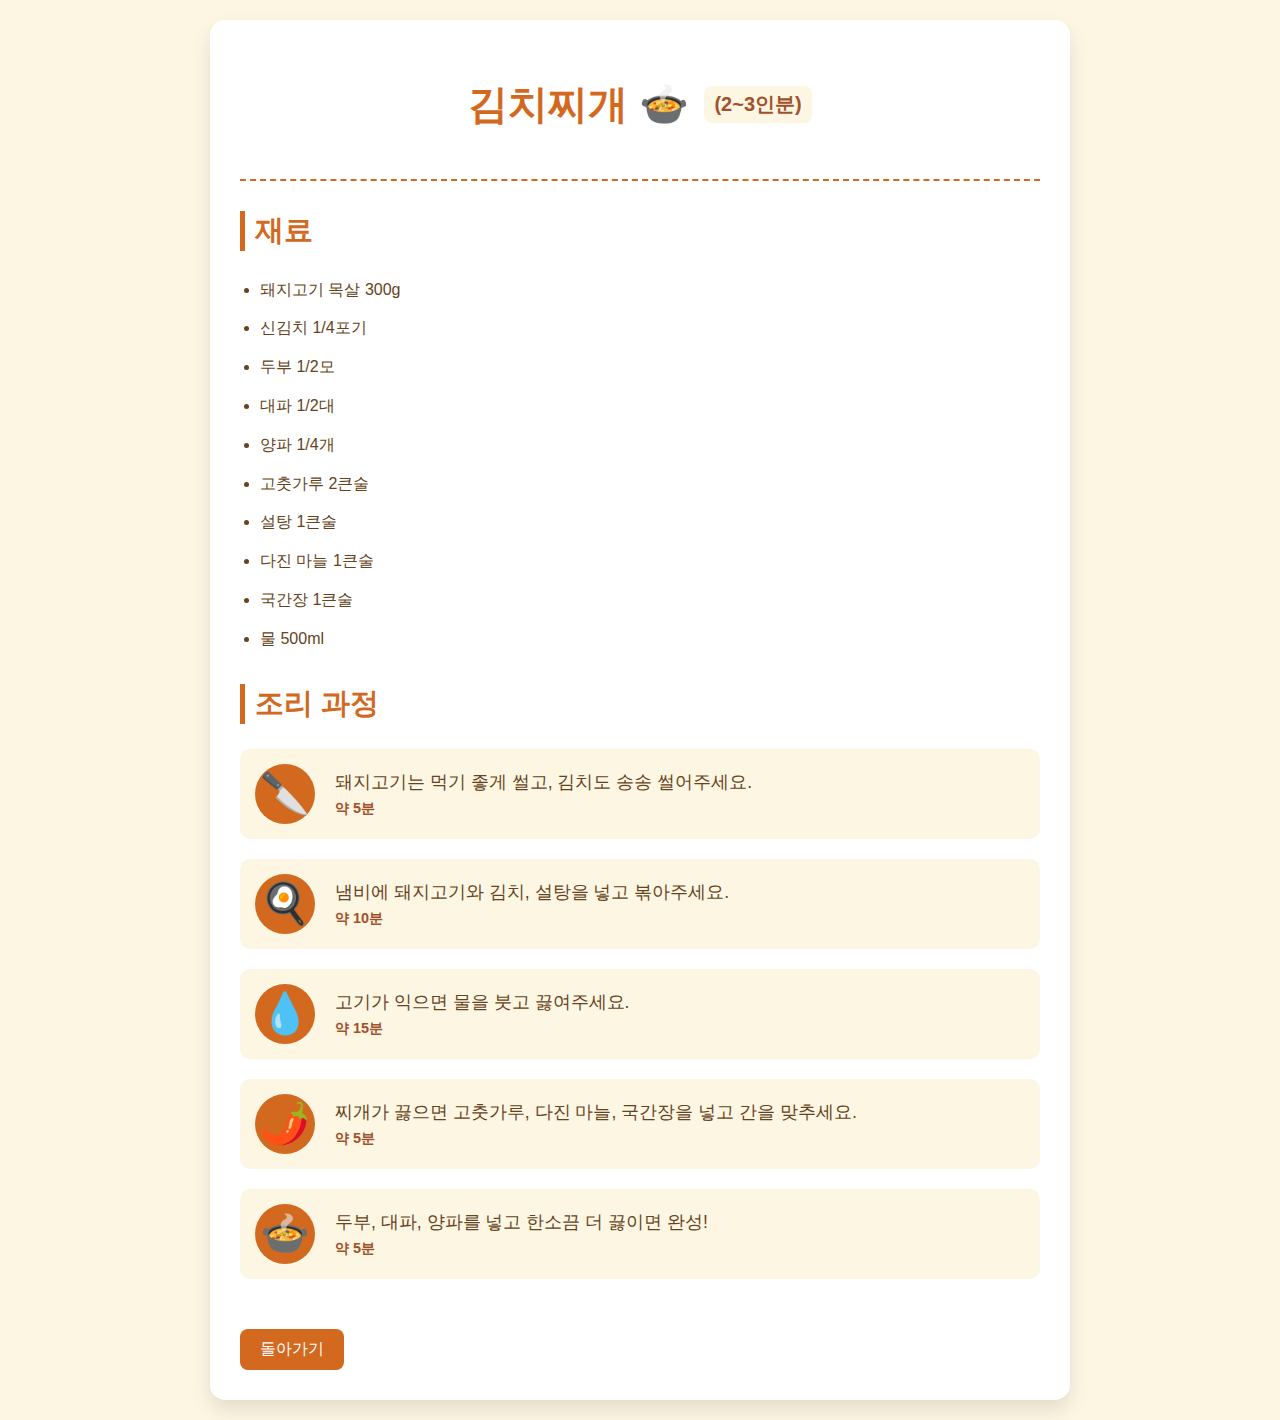
<file: kimchi-jjigae.html>
<!DOCTYPE html>
<html lang="ko">
<head>
    <meta charset="UTF-8">
    <meta name="viewport" content="width=device-width, initial-scale=1.0">
    <title>김치찌개 레시피</title>
    <link rel="stylesheet" href="recipe-detail.css">
    <meta name="google-adsense-account" content="ca-pub-6617344477406764">
    <script async src="https://pagead2.googlesyndication.com/pagead/js/adsbygoogle.js?client=ca-pub-6617344477406764"
     crossorigin="anonymous"></script>
</head>
<body>
    <div class="container">
        <header>
            <h1>김치찌개 🍲 <span class="serving-size">(2~3인분)</span></h1>
        </header>
        <main>
            <div class="recipe-section">
                <h2>재료</h2>
                <ul>
                    <li>돼지고기 목살 300g</li>
                    <li>신김치 1/4포기</li>
                    <li>두부 1/2모</li>
                    <li>대파 1/2대</li>
                    <li>양파 1/4개</li>
                    <li>고춧가루 2큰술</li>
                    <li>설탕 1큰술</li>
                    <li>다진 마늘 1큰술</li>
                    <li>국간장 1큰술</li>
                    <li>물 500ml</li>
                </ul>
            </div>
            <div class="recipe-section">
                <h2>조리 과정</h2>
                <div class="recipe-steps">
                    <div class="step">
                        <div class="step-icon">🔪</div>
                        <div class="step-description">
                            <p>돼지고기는 먹기 좋게 썰고, 김치도 송송 썰어주세요.</p>
                            <span class="step-time">약 5분</span>
                        </div>
                    </div>
                    <div class="step">
                        <div class="step-icon">🍳</div>
                        <div class="step-description">
                            <p>냄비에 돼지고기와 김치, 설탕을 넣고 볶아주세요.</p>
                            <span class="step-time">약 10분</span>
                        </div>
                    </div>
                    <div class="step">
                        <div class="step-icon">💧</div>
                        <div class="step-description">
                            <p>고기가 익으면 물을 붓고 끓여주세요.</p>
                            <span class="step-time">약 15분</span>
                        </div>
                    </div>
                    <div class="step">
                        <div class="step-icon">🌶️</div>
                        <div class="step-description">
                            <p>찌개가 끓으면 고춧가루, 다진 마늘, 국간장을 넣고 간을 맞추세요.</p>
                            <span class="step-time">약 5분</span>
                        </div>
                    </div>
                    <div class="step">
                        <div class="step-icon">🍲</div>
                        <div class="step-description">
                            <p>두부, 대파, 양파를 넣고 한소끔 더 끓이면 완성!</p>
                            <span class="step-time">약 5분</span>
                        </div>
                    </div>
                </div>
            </div>
            <a href="index.html" class="back-button">돌아가기</a>
        </main>
    </div>
</body>
</html>
</file>
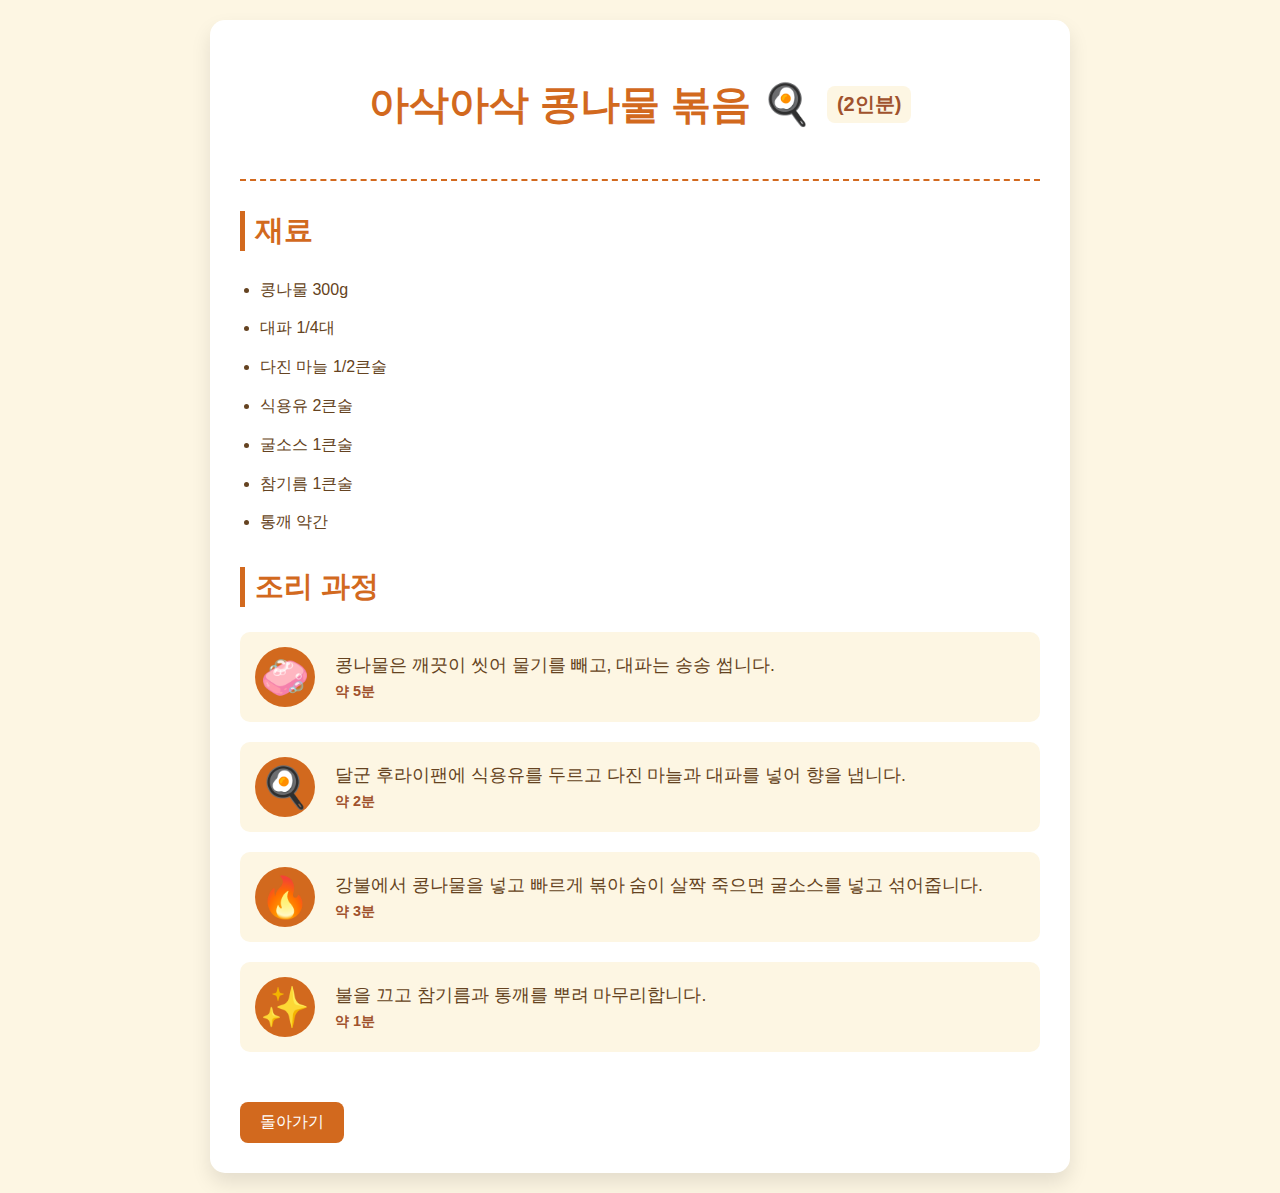
<file: kongnamul-bokkeum.html>
<!DOCTYPE html>
<html lang="ko">
<head>
    <meta charset="UTF-8">
    <meta name="viewport" content="width=device-width, initial-scale=1.0">
    <title>콩나물 볶음 레시피</title>
    <link rel="stylesheet" href="recipe-detail.css">
</head>
<body>
    <div class="container">
        <header>
            <h1>아삭아삭 콩나물 볶음 🍳 <span class="serving-size">(2인분)</span></h1>
        </header>
        <main>
            <div class="recipe-section">
                <h2>재료</h2>
                <ul>
                    <li>콩나물 300g</li>
                    <li>대파 1/4대</li>
                    <li>다진 마늘 1/2큰술</li>
                    <li>식용유 2큰술</li>
                    <li>굴소스 1큰술</li>
                    <li>참기름 1큰술</li>
                    <li>통깨 약간</li>
                </ul>
            </div>
            <div class="recipe-section">
                <h2>조리 과정</h2>
                <div class="recipe-steps">
                    <div class="step">
                        <div class="step-icon">🧼</div>
                        <div class="step-description">
                            <p>콩나물은 깨끗이 씻어 물기를 빼고, 대파는 송송 썹니다.</p>
                            <span class="step-time">약 5분</span>
                        </div>
                    </div>
                    <div class="step">
                        <div class="step-icon">🍳</div>
                        <div class="step-description">
                            <p>달군 후라이팬에 식용유를 두르고 다진 마늘과 대파를 넣어 향을 냅니다.</p>
                            <span class="step-time">약 2분</span>
                        </div>
                    </div>
                    <div class="step">
                        <div class="step-icon">🔥</div>
                        <div class="step-description">
                            <p>강불에서 콩나물을 넣고 빠르게 볶아 숨이 살짝 죽으면 굴소스를 넣고 섞어줍니다.</p>
                            <span class="step-time">약 3분</span>
                        </div>
                    </div>
                    <div class="step">
                        <div class="step-icon">✨</div>
                        <div class="step-description">
                            <p>불을 끄고 참기름과 통깨를 뿌려 마무리합니다.</p>
                            <span class="step-time">약 1분</span>
                        </div>
                    </div>
                </div>
            </div>
            <a href="index.html" class="back-button">돌아가기</a>
        </main>
    </div>
</body>
</html>
</file>
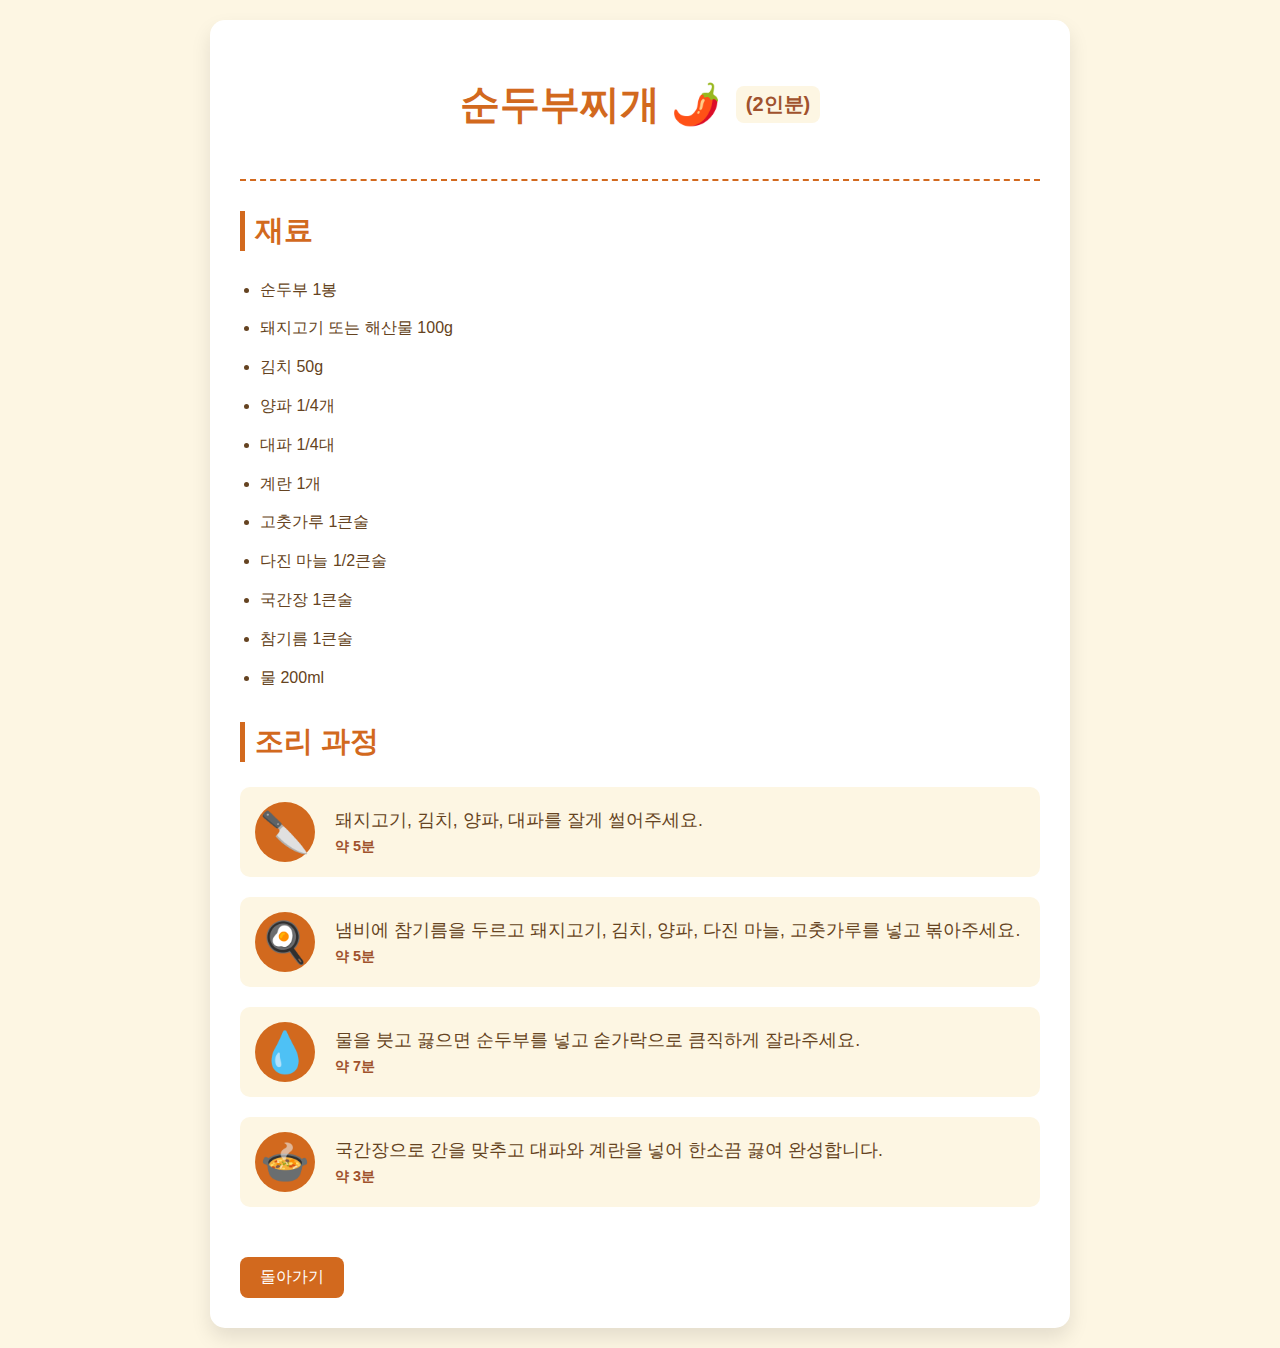
<file: soondubu-jjigae.html>
<!DOCTYPE html>
<html lang="ko">
<head>
    <meta charset="UTF-8">
    <meta name="viewport" content="width=device-width, initial-scale=1.0">
    <title>순두부찌개 레시피</title>
    <link rel="stylesheet" href="recipe-detail.css">
    <meta name="google-adsense-account" content="ca-pub-6617344477406764">
    <script async src="https://pagead2.googlesyndication.com/pagead/js/adsbygoogle.js?client=ca-pub-6617344477406764"
     crossorigin="anonymous"></script>
</head>
<body>
    <div class="container">
        <header>
            <h1>순두부찌개 🌶️ <span class="serving-size">(2인분)</span></h1>
        </header>
        <main>
            <div class="recipe-section">
                <h2>재료</h2>
                <ul>
                    <li>순두부 1봉</li>
                    <li>돼지고기 또는 해산물 100g</li>
                    <li>김치 50g</li>
                    <li>양파 1/4개</li>
                    <li>대파 1/4대</li>
                    <li>계란 1개</li>
                    <li>고춧가루 1큰술</li>
                    <li>다진 마늘 1/2큰술</li>
                    <li>국간장 1큰술</li>
                    <li>참기름 1큰술</li>
                    <li>물 200ml</li>
                </ul>
            </div>
            <div class="recipe-section">
                <h2>조리 과정</h2>
                <div class="recipe-steps">
                    <div class="step">
                        <div class="step-icon">🔪</div>
                        <div class="step-description">
                            <p>돼지고기, 김치, 양파, 대파를 잘게 썰어주세요.</p>
                            <span class="step-time">약 5분</span>
                        </div>
                    </div>
                    <div class="step">
                        <div class="step-icon">🍳</div>
                        <div class="step-description">
                            <p>냄비에 참기름을 두르고 돼지고기, 김치, 양파, 다진 마늘, 고춧가루를 넣고 볶아주세요.</p>
                            <span class="step-time">약 5분</span>
                        </div>
                    </div>
                    <div class="step">
                        <div class="step-icon">💧</div>
                        <div class="step-description">
                            <p>물을 붓고 끓으면 순두부를 넣고 숟가락으로 큼직하게 잘라주세요.</p>
                            <span class="step-time">약 7분</span>
                        </div>
                    </div>
                    <div class="step">
                        <div class="step-icon">🍲</div>
                        <div class="step-description">
                            <p>국간장으로 간을 맞추고 대파와 계란을 넣어 한소끔 끓여 완성합니다.</p>
                            <span class="step-time">약 3분</span>
                        </div>
                    </div>
                </div>
            </div>
            <a href="index.html" class="back-button">돌아가기</a>
        </main>
    </div>
</body>
</html>
</file>
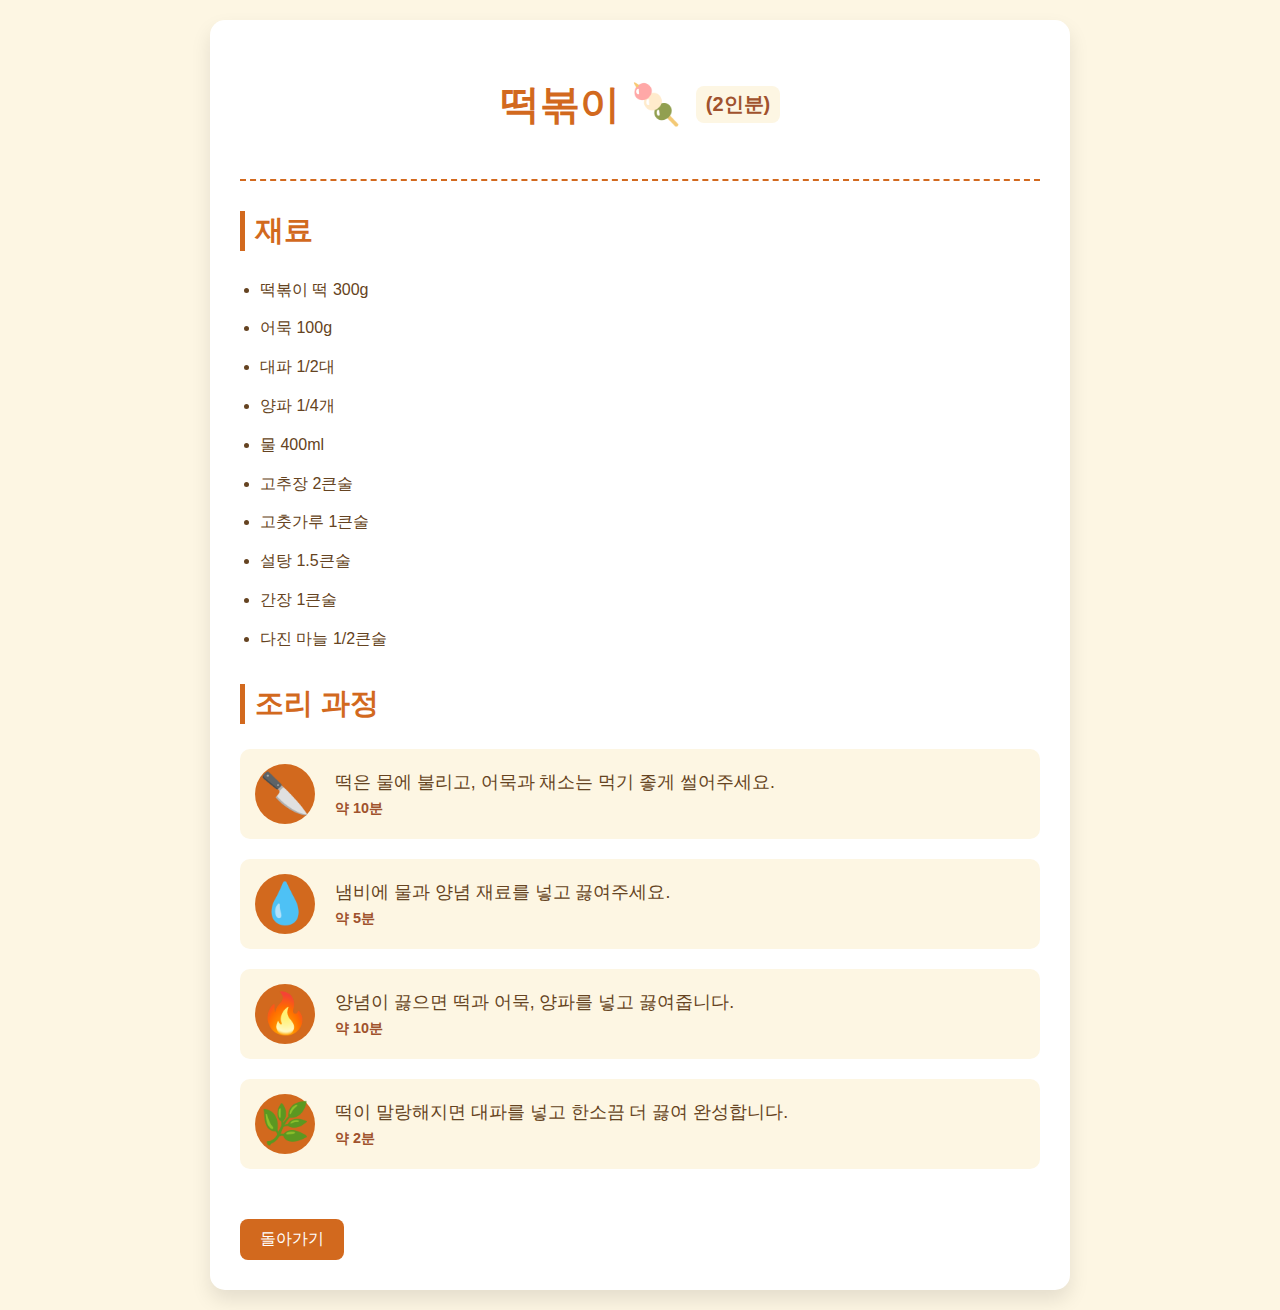
<file: tteokbokki.html>
<!DOCTYPE html>
<html lang="ko">
<head>
    <meta charset="UTF-8">
    <meta name="viewport" content="width=device-width, initial-scale=1.0">
    <title>떡볶이 레시피</title>
    <link rel="stylesheet" href="recipe-detail.css">
</head>
<body>
    <div class="container">
        <header>
            <h1>떡볶이 🍡 <span class="serving-size">(2인분)</span></h1>
        </header>
        <main>
            <div class="recipe-section">
                <h2>재료</h2>
                <ul>
                    <li>떡볶이 떡 300g</li>
                    <li>어묵 100g</li>
                    <li>대파 1/2대</li>
                    <li>양파 1/4개</li>
                    <li>물 400ml</li>
                    <li>고추장 2큰술</li>
                    <li>고춧가루 1큰술</li>
                    <li>설탕 1.5큰술</li>
                    <li>간장 1큰술</li>
                    <li>다진 마늘 1/2큰술</li>
                </ul>
            </div>
            <div class="recipe-section">
                <h2>조리 과정</h2>
                <div class="recipe-steps">
                    <div class="step">
                        <div class="step-icon">🔪</div>
                        <div class="step-description">
                            <p>떡은 물에 불리고, 어묵과 채소는 먹기 좋게 썰어주세요.</p>
                            <span class="step-time">약 10분</span>
                        </div>
                    </div>
                    <div class="step">
                        <div class="step-icon">💧</div>
                        <div class="step-description">
                            <p>냄비에 물과 양념 재료를 넣고 끓여주세요.</p>
                            <span class="step-time">약 5분</span>
                        </div>
                    </div>
                    <div class="step">
                        <div class="step-icon">🔥</div>
                        <div class="step-description">
                            <p>양념이 끓으면 떡과 어묵, 양파를 넣고 끓여줍니다.</p>
                            <span class="step-time">약 10분</span>
                        </div>
                    </div>
                    <div class="step">
                        <div class="step-icon">🌿</div>
                        <div class="step-description">
                            <p>떡이 말랑해지면 대파를 넣고 한소끔 더 끓여 완성합니다.</p>
                            <span class="step-time">약 2분</span>
                        </div>
                    </div>
                </div>
            </div>
            <a href="index.html" class="back-button">돌아가기</a>
        </main>
    </div>
</body>
</html>
</file>
<file: style.css>
body {
    font-family: Arial, sans-serif;
    background-color: #fdf6e3; 
    margin: 0;
    padding: 20px;
}

h1 {
    text-align: center;
    color: #d2691e; 
}

#recipe-list {
    display: grid;
    grid-template-columns: repeat(auto-fill, minmax(250px, 1fr));
    gap: 20px;
}

.recipe-card {
    background-color: white;
    border-radius: 10px;
    box-shadow: 0 4px 8px rgba(0,0,0,0.1);
    padding: 20px;
    text-align: center;
    transition: transform 0.2s;
    cursor: pointer;
}

.recipe-card:hover {
    transform: translateY(-5px);
}

.recipe-icon {
    font-size: 48px;
    margin-bottom: 15px;
}

.recipe-card h3 {
    margin: 10px 0;
    color: #a0522d; 
}

.recipe-card p {
    color: #666;
    font-size: 14px;
}
</file>
<file: recipe-detail.css>
body {
    font-family: 'Arial', sans-serif;
    background-color: #fdf6e3;
    color: #654321;
    margin: 0;
    padding: 20px;
}

.container {
    max-width: 800px;
    margin: 0 auto;
    background-color: #fff;
    border-radius: 15px;
    padding: 30px;
    box-shadow: 0 10px 20px rgba(0, 0, 0, 0.1);
}

header {
    text-align: center;
    margin-bottom: 30px;
    border-bottom: 2px dashed #d2691e;
    padding-bottom: 20px;
}

h1 {
    font-size: 2.5em;
    color: #d2691e;
    display: flex;
    justify-content: center;
    align-items: center;
}

.serving-size {
    font-size: 0.5em;
    color: #a0522d;
    font-weight: bold;
    margin-left: 15px;
    background-color: #fdf6e3;
    padding: 5px 10px;
    border-radius: 8px;
}

.recipe-section {
    margin-bottom: 30px;
}

h2 {
    font-size: 1.8em;
    color: #d2691e;
    margin-bottom: 25px;
    border-left: 5px solid #d2691e;
    padding-left: 10px;
}

ul {
    padding-left: 20px;
    line-height: 1.8;
}

li {
    margin-bottom: 10px;
}

.recipe-steps {
    display: flex;
    flex-direction: column;
    gap: 20px;
}

.step {
    display: flex;
    align-items: center;
    gap: 20px;
    background-color: #fdf6e3;
    border-radius: 10px;
    padding: 15px;
}

.step-icon {
    font-size: 2.5em;
    background-color: #d2691e;
    color: #fff;
    border-radius: 50%;
    width: 60px;
    height: 60px;
    display: flex;
    justify-content: center;
    align-items: center;
    flex-shrink: 0;
}

.step-description p {
    margin: 0 0 5px 0;
    font-size: 1.1em;
}

.step-time {
    font-size: 0.9em;
    color: #a0522d;
    font-weight: bold;
}

.back-button {
    display: inline-block;
    text-align: center;
    background-color: #d2691e;
    color: #fff;
    padding: 10px 20px;
    border-radius: 8px;
    text-decoration: none;
    transition: background-color 0.3s;
    margin-top: 20px;
}

.back-button:hover {
    background-color: #a0522d;
}
</file>
